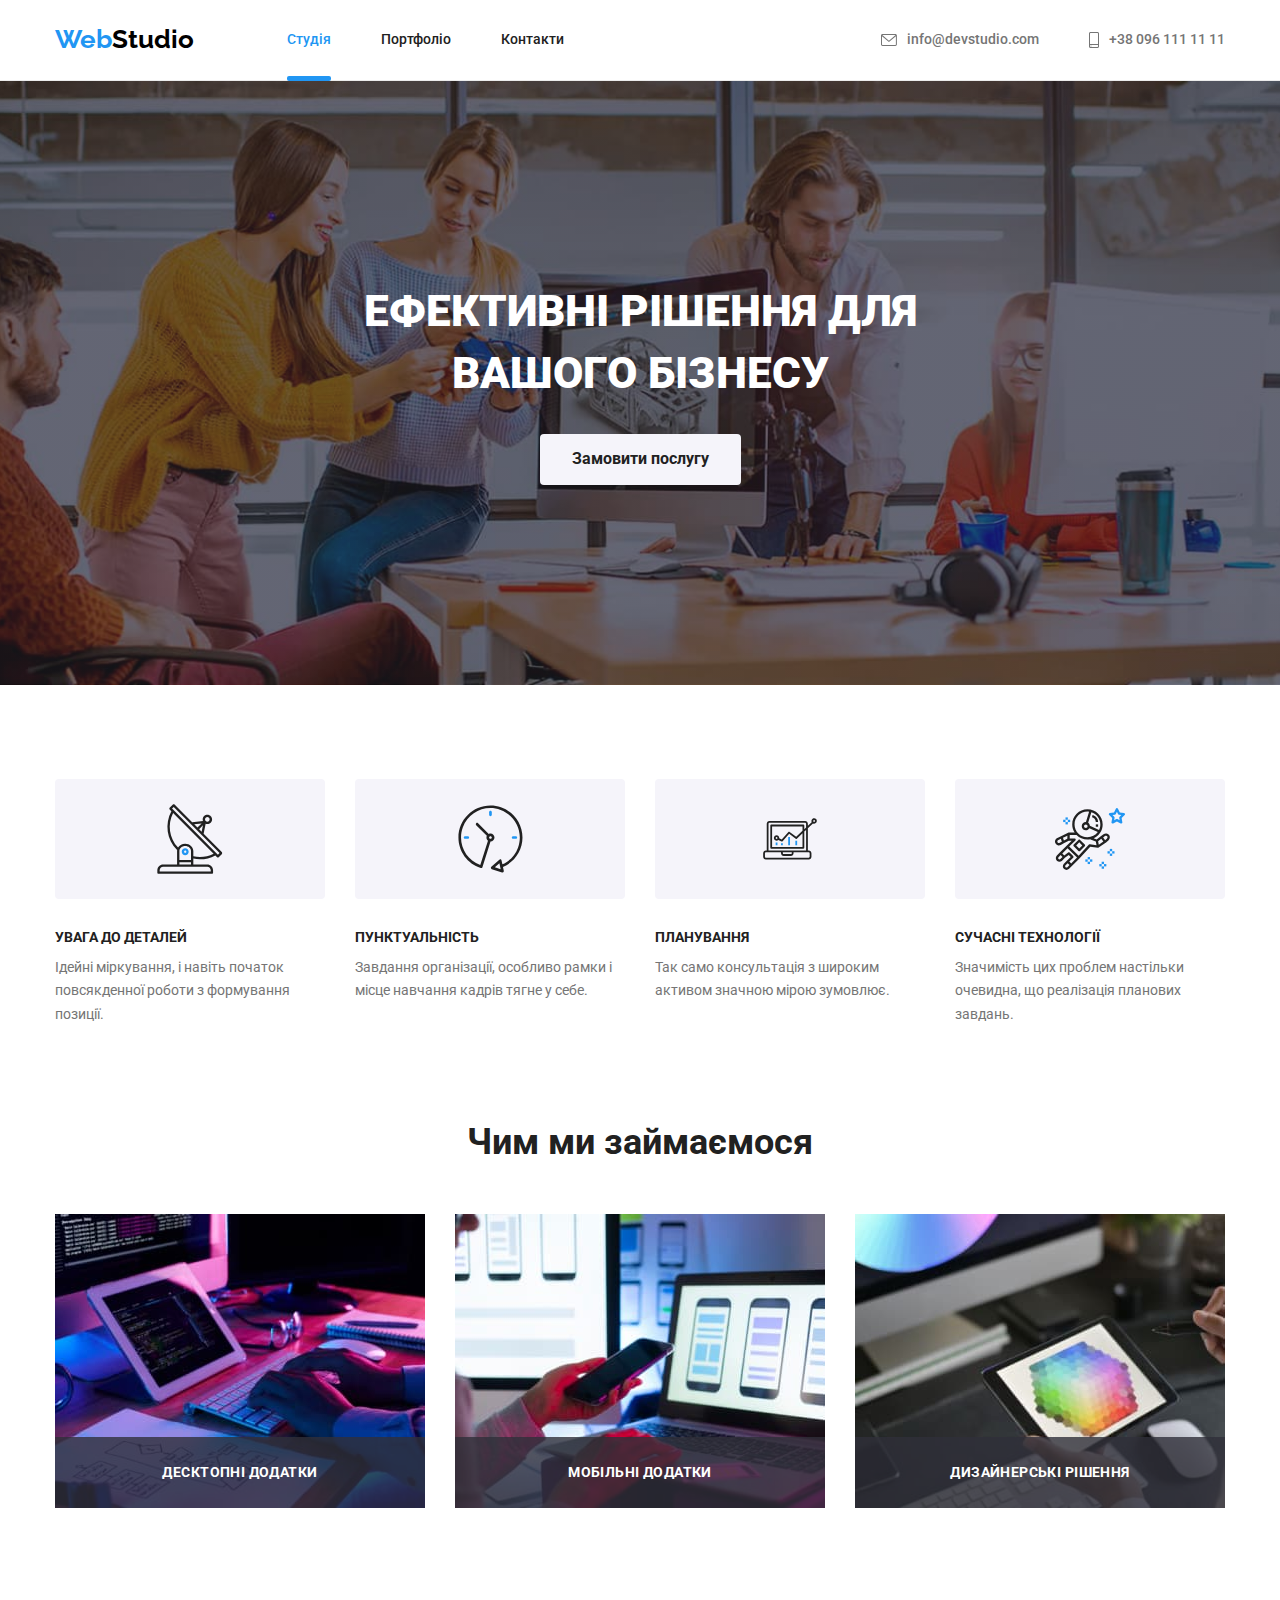
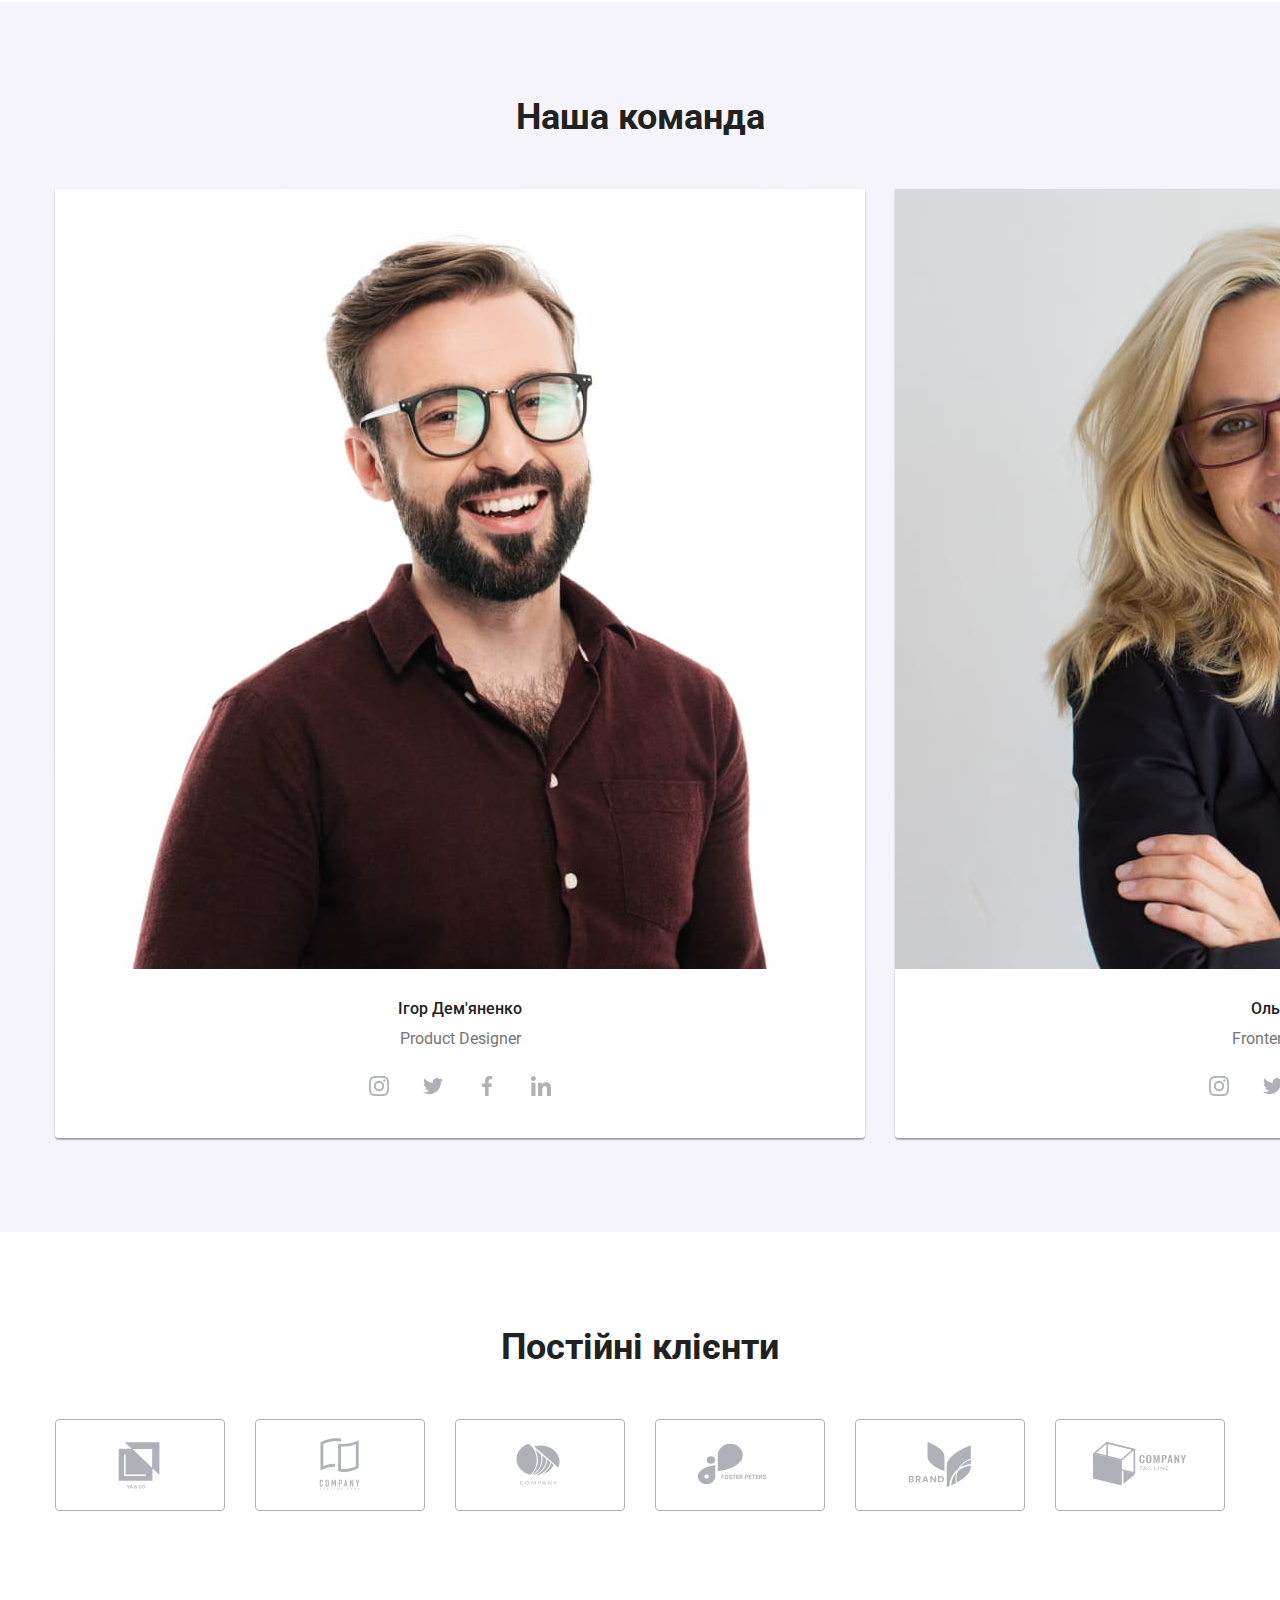
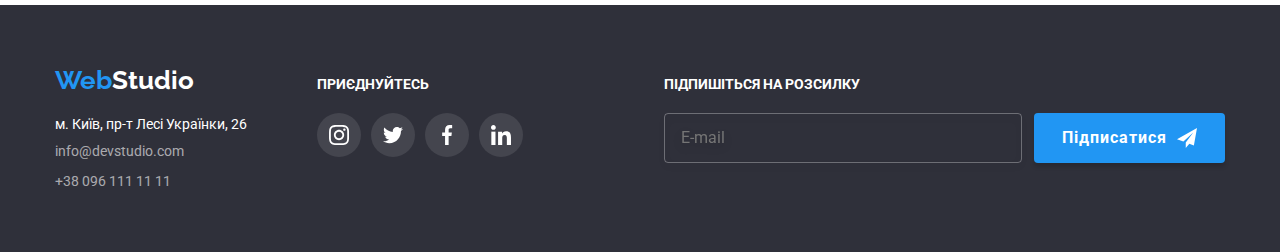
<file: index.html>
<!DOCTYPE html>
<html lang="uk">
<head>
    <meta charset="UTF-8">
    <meta http-equiv="X-UA-Compatible" content="IE=edge">
    <meta name="viewport" content="width=device-width, initial-scale=1.0">
    <title>Document</title>
    <link rel="preconnect" href="https://fonts.googleapis.com">
    <link rel="preconnect" href="https://fonts.gstatic.com" crossorigin>
    <link href="https://fonts.googleapis.com/css2?family=Raleway:wght@700&family=Roboto:wght@400;500;700;900&display=swap"
        rel="stylesheet">
    <link rel="stylesheet" href="https://cdnjs.cloudflare.com/ajax/libs/modern-normalize/1.1.0/modern-normalize.min.css">
    <link rel="stylesheet" href="./css/main.min.css">
</head>
<body>
    <header class="page-header">
        <div class="container page-header__container">
        <a href="/" class="logo-first page-header__logo-first">Web<span class="logo-second page-header__logo-second">Studio</span></a>
        <button type="button" class="menu-btn" data-menu-open>
            <svg width="40" height="40">
                <use href="./images/icons.svg#icon-menu" class="menu-btn__icon-menu"></use>
            </svg>
        </button>
        <nav class="nav">  
            <ul class="list-nav">
                <li><a href="./index.html" class="list-nav__link_current">Студія</a></li>
                <li><a href="./portfolio.html" class="list-nav__link">Портфоліо</a></li>
                <li><a href="" class="list-nav__link">Контакти</a></li>
            </ul>
        </nav>
            <ul class="page-header__contacts">
            <li class="page-header__contacts-item">
                <a href="mailto:info@devstudio.com" class="page-header__contacts-link">
                    <svg class="page-header__contacts-icon" width="16px" height="12px">
                    <use href="./images/icons.svg#icon-envelope"></use>
                </svg>info@devstudio.com</a>
            </li>
            <li class="page-header__contacts-item">
                <a href="telto:+380961111111" class="page-header__contacts-link">
                    <svg class="page-header__contacts-icon" width="10px" height="16px">
                    <use href="./images/icons.svg#icon-smartphone"></use>
                </svg>+38 096 111 11 11</a>
            </li>
        </ul>
        </div>
        <div class="mobile-menu" data-menu>
            <div class="container mobile-menu__container">
                <button class="menu-close-btn" data-menu-close>
                    <svg width="40" height="40" aria-labelledby="mobile-menu">
                        <use href="./images/icons.svg#icon-close-menu" class="menu-close-btn__icon-close-menu"></use>
                    </svg>
                </button>
                <ul class="mobile-menu__list-nav">
                    <li class="mobile-menu__item"><a href="./index.html" class="mobile-menu__link_current">Студія</a></li>
                    <li class="mobile-menu__item"><a href="./portfolio.html" class="mobile-menu__link">Портфоліо</a></li>
                    <li class="mobile-menu__item"><a href="" class="mobile-menu__link">Контакти</a></li>
                </ul>
                <ul class="mobile-menu__contacts">
                    <li class="mobile-menu__contacts-item">
                        <a href="telto:+380961111111" class="mobile-menu__phone-link">+38 096 111 11 11</a>
                    </li>
                    <li class="mobile-menu__contacts-item">
                        <a href="mailto:info@devstudio.com" class="mobile-menu__mail-link">info@devstudio.com</a>
                    </li>
                    
                </ul>
                <ul class="sns-header">
                    <li class="sns-header__item"><a href="" class="sns-header__link"></a>Instagram</li>
                    <li class="sns-header__item"><a href="" class="sns-header__link"></a>Twitter</li>
                    <li class="sns-header__item"><a href="" class="sns-header__link"></a>Facebook</li>
                    <li class="sns-header__item"><a href="" class="sns-header__link"></a>LinkedIn</li>
                </ul>
            </div>
        </div>
    </header>
    <main>
        <!--Герой-->
        <section class="hero">
            <div class="container">
            <h1 class="hero__title">Ефективні рішення для <br> вашого бізнесу</h1>
            <button type="button" class="hero__button" data-modal-open>Замовити послугу</button>
            </div>
        </section>
        <!---Переваги-->
        <section class="section">
            <div class="container">
            <h2 class="visually-hidden" hidden>Переваги</h2>
            <ul class="advantages">
                <li class="advantages__item">
                    <div class="advantages__icon-block">
                    <svg width="65.32px" height="70px">
                        <use href="./images/icons.svg#icon-satellite"></use>
                    </svg>
                    </div>
                    <h3 class="advantages__title">УВАГА ДО ДЕТАЛЕЙ</h3>
                    <p class="advantages__text">Ідейні міркування, і навіть початок повсякденної роботи з формування позиції.</p>
                </li>
                <li class="advantages__item">
                    <div class="advantages__icon-block">
                    <svg width="66.96px" height="70px">
                        <use href="./images/icons.svg#icon-clock"></use>
                    </svg>
                    </div>
                    <h3 class="advantages__title" >ПУНКТУАЛЬНІСТЬ</h3>
                    <p class="advantages__text">Завдання організації, особливо рамки і місце навчання кадрів тягне у себе.</p>
                </li>
                <li class="advantages__item">
                    <div class="advantages__icon-block">
                    <svg width="70px" height="53.69px">
                        <use href="./images/icons.svg#icon-diagram"></use>
                    </svg>
                    </div>
                    <h3 class="advantages__title">ПЛАНУВАННЯ</h3>
                    <p class="advantages__text">Так само консультація з широким активом значною мірою зумовлює.</p>
                </li>
                <li class="advantages__item">
                    <div class="advantages__icon-block">
                    <svg width="70px" height="70px">
                        <use href="./images/icons.svg#icon-astronaut"></use>
                    </svg>
                    </div>
                    <h3 class="advantages__title">СУЧАСНІ ТЕХНОЛОГІЇ</h3>
                    <p class="advantages__text">Значимість цих проблем настільки очевидна, що реалізація планових завдань.</p>
                </li>
            </ul>
            </div>
        </section>
        <!--Чим займаємося-->
        <section class="section-what-we-do">
            <div class="container">
            <h2 class="section-what-we-do__title">Чим ми займаємося</h2>
            <ul class="what-we-do">
                <li>
                    <div class="what-we-do__thumb">
                    <img 
                    srcset="./images/box1@2x.jpg 2x"
                    src="./images/box1.jpg" alt="Створення сайту" width="370">
                    <p class="what-we-do__description">Десктопні додатки</p>
                    </div>
                </li>
                <li>
                    <div class="what-we-do__thumb">
                    <img 
                    srcset="./images/box2@2x.jpg 2x"
                    src="./images/box2.jpg" alt="Оптимізація" width="370">
                    <p class="what-we-do__description">Мобільні додатки</p>
                    </div>
                </li>
                <li>
                    <div class="what-we-do__thumb">
                    <img 
                    srcset="./images/box3@2x.jpg 2x"
                    src="./images/box3.jpg" alt="Стилізація" width="370">
                    <p class="what-we-do__description">Дизайнерські рішення</p>
                    </div>
                </li>
            </ul>
            </div>
        </section>
        <!--Наша команда-->
        <section class="section section-team">
            <div class="container">
            <h2 class="section-team__title">Наша команда</h2>
            <ul class="our-team">
                <li class="our-team__worker">
                    <picture>
                        <source srcset="./images/img.jpg 1x, ./images/img@2x.jpg 2x" media="(min-width: 1200px)">
                        <source srcset="./images/img-tablet.jpg 1x, ./images/img-tablet@2x.jpg 2x" media="(min-width: 768px)">
                        <source srcset="./images/img-mobile.jpg 1x, ./images/img-mobile@2x.jpg 2x" media="(min-width: 480px)">
                        <img class="our-team__photos" src="./images/img.jpg" alt="Ігор">
                    </picture>                    
                    <div class="our-team__info">
                    <h3 class="our-team__names">Ігор Дем'яненко</h3>
                    <p lang="en" class="our-team__positions">Product Designer</p>
                    <ul class="our-team__sns-list">
                        <li class="our-team__sns-item">
                            <a href="" class="our-team__sns-link">
                                <svg class="our-team__sns-icon" width="20px" height="20px" aria-label="instagram" lang="en">
                                    <use href="./images/icons.svg#icon-instagram"></use>
                                </svg>
                            </a>
                        </li>
                        <li class="our-team__sns-item">
                            <a href="" class="our-team__sns-link">
                                <svg class="our-team__sns-icon" width="20px" height="20px" aria-label="twitter" lang="en">
                                    <use href="./images/icons.svg#icon-twitter"></use>
                                </svg>
                            </a>
                        </li>
                        <li class="our-team__sns-item">
                            <a href="" class="our-team__sns-link">
                                <svg class="our-team__sns-icon" width="20px" height="20px" aria-label="facebook" lang="en">
                                    <use href="./images/icons.svg#icon-facebook"></use>
                                </svg>
                            </a>
                        </li>
                        <li class="our-team__sns-item">
                            <a href="" class="our-team__sns-link">
                                <svg class="our-team__sns-icon" width="20px" height="20px" aria-label="linkedin" lang="en">
                                    <use href="./images/icons.svg#icon-linkedin"></use>
                                </svg>
                            </a>
                        </li>
                    </ul>
                    </div>
                </li>
                <li class="our-team__worker">
                    <picture>
                        <source srcset="./images/img1.jpg 1x, ./images/img1@2x.jpg 2x" media="(min-width: 1200px)">
                        <source srcset="./images/img1-tablet.jpg 1x, ./images/img1-tablet@2x.jpg 2x" media="(min-width: 768px)">
                        <source srcset="./images/img1-mobile.jpg 1x, ./images/img1-mobile@2x.jpg 2x" media="(min-width: 480px)">
                        <img class="our-team__photos" src="./images/img1.jpg" alt="Ольга">
                    </picture>
                    <div class="our-team__info">
                    <h3 class="our-team__names">Ольга Рєпіна</h3>
                    <p lang="en" class="our-team__positions">Frontend Developer</p>
                    <ul class="our-team__sns-list">
                        <li class="our-team__sns-item">
                            <a href="" class="our-team__sns-link">
                                <svg class="our-team__sns-icon" width="20px" height="20px" aria-label="instagram" lang="en">
                                    <use href="./images/icons.svg#icon-instagram"></use>
                                </svg>
                            </a>
                        </li>
                        <li class="our-team__sns-item">
                            <a href="" class="our-team__sns-link">
                                <svg class="our-team__sns-icon" width="20px" height="20px" aria-label="twitter" lang="en">
                                    <use href="./images/icons.svg#icon-twitter"></use>
                                </svg>
                            </a>
                        </li>
                        <li class="our-team__sns-item">
                            <a href="" class="our-team__sns-link">
                                <svg class="our-team__sns-icon" width="20px" height="20px" aria-label="facebook" lang="en">
                                    <use href="./images/icons.svg#icon-facebook"></use>
                                </svg>
                            </a>
                        </li>
                        <li class="our-team__sns-item">
                            <a href="" class="our-team__sns-link">
                                <svg class="our-team__sns-icon" width="20px" height="20px" aria-label="linkedin" lang="en">
                                    <use href="./images/icons.svg#icon-linkedin"></use>
                                </svg>
                            </a>
                        </li>
                    </ul>
                    </div>
                </li>
                <li class="our-team__worker">
                    <picture>
                        <source srcset="./images/img2.jpg 1x, ./images/img2@2x.jpg 2x" media="(min-width: 1200px)">
                        <source srcset="./images/img2-tablet.jpg 1x, ./images/img2-tablet@2x.jpg 2x" media="(min-width: 768px)">
                        <source srcset="./images/img2-mobile.jpg 1x, ./images/img2-mobile@2x.jpg 2x" media="(min-width: 480px)">
                        <img class="our-team__photos" src="./images/img2.jpg" alt="Микола">
                    </picture>
                    <div class="our-team__info">
                    <h3 class="our-team__names">Микола Тарасов</h3>
                    <p lang="en" class="our-team__positions">Marketing</p>
                    <ul class="our-team__sns-list">
                        <li class="our-team__sns-item">
                            <a href="" class="our-team__sns-link">
                                <svg class="our-team__sns-icon" width="20px" height="20px" aria-label="instagram" lang="en">
                                    <use href="./images/icons.svg#icon-instagram"></use>
                                </svg>
                            </a>
                        </li>
                        <li class="our-team__sns-item">
                            <a href="" class="our-team__sns-link">
                                <svg class="our-team__sns-icon" width="20px" height="20px" aria-label="twitter" lang="en">
                                    <use href="./images/icons.svg#icon-twitter"></use>
                                </svg>
                            </a>
                        </li>
                        <li class="our-team__sns-item">
                            <a href="" class="our-team__sns-link">
                                <svg class="our-team__sns-icon" width="20px" height="20px" aria-label="facebook" lang="en">
                                    <use href="./images/icons.svg#icon-facebook"></use>
                                </svg>
                            </a>
                        </li>
                        <li class="our-team__sns-item">
                            <a href="" class="our-team__sns-link">
                                <svg class="our-team__sns-icon" width="20px" height="20px" aria-label="linkedin" lang="en">
                                    <use href="./images/icons.svg#icon-linkedin"></use>
                                </svg>
                            </a>
                        </li>
                    </ul>
                    </div>
                </li>
                <li class="our-team__worker">
                    <picture>
                        <source srcset="./images/img3.jpg 1x, ./images/img3@2x.jpg 2x" media="(min-width: 1200px)">
                        <source srcset="./images/img3-tablet.jpg 1x, ./images/img3-tablet@2x.jpg 2x" media="(min-width: 768px)">
                        <source srcset="./images/img3-mobile.jpg 1x, ./images/img3-mobile@2x.jpg 2x" media="(min-width: 480px)">
                        <img class="our-team__photos" src="./images/img3.jpg" alt="Михайло">
                    </picture>
                    <div class="our-team__info">
                    <h3 class="our-team__names">Михайло Єрмаков</h3>
                    <p lang="en" class="our-team__positions">UI Designer</p>
                    <ul class="our-team__sns-list">
                        <li class="our-team__sns-item">
                            <a href="" class="our-team__sns-link">
                                <svg class="our-team__sns-icon" width="20px" height="20px" aria-label="instagram" lang="en">
                                    <use href="./images/icons.svg#icon-instagram"></use>
                                </svg>
                            </a>
                        </li>
                        <li class="our-team__sns-item">
                            <a href="" class="our-team__sns-link">
                                <svg class="our-team__sns-icon" width="20px" height="20px" aria-label="twitter" lang="en">
                                    <use href="./images/icons.svg#icon-twitter"></use>
                                </svg>
                            </a>
                        </li>
                        <li class="our-team__sns-item">
                            <a href="" class="our-team__sns-link">
                                <svg class="our-team__sns-icon" width="20px" height="20px" aria-label="facebook" lang="en">
                                    <use href="./images/icons.svg#icon-facebook"></use>
                                </svg>
                            </a>
                        </li>
                        <li class="our-team__sns-item">
                            <a href="" class="our-team__sns-link">
                                <svg class="our-team__sns-icon" width="20px" height="20px" aria-label="linkedin" lang="en">
                                    <use href="./images/icons.svg#icon-linkedin"></use>
                                </svg>
                            </a>
                        </li>
                    </ul>
                    </div>
                </li>
            </ul>
            </div>
        </section>
        <!--Постійні клієнти-->
        <section class="section">
            <div class="container">
                <h2 class="customers">Постійні клієнти</h2>
                <ul class="customers-list">
                    <li class="customers-list__item">
                        <a href="" class="customers-list__link">
                        <svg class="customers-list__icon" width="106" height="60">
                            <use href="./images/icons.svg#icon-yaco"></use>
                        </svg>
                        </a>
                    </li>
                    <li class="customers-list__item">
                        <a href="" class="customers-list__link">
                        <svg class="customers-list__icon" width="106" height="60">
                            <use href="./images/icons.svg#icon-tagline"></use>
                        </svg>
                        </a>
                    </li>
                    <li class="customers-list__item">
                        <a href="" class="customers-list__link">
                        <svg class="customers-list__icon" width="106" height="60">
                            <use href="./images/icons.svg#icon-company"></use>
                        </svg>
                        </a>
                    </li>
                    <li class="customers-list__item">
                        <a href="" class="customers-list__link">
                        <svg class="customers-list__icon" width="106" height="60">
                            <use href="./images/icons.svg#icon-foster"></use>
                        </svg>
                        </a>
                    </li>
                    <li class="customers-list__item">
                        <a href="" class="customers-list__link">
                        <svg class="customers-list__icon" width="106" height="60">
                            <use href="./images/icons.svg#icon-brand"></use>
                        </svg>
                        </a>
                    </li>
                    <li class="customers-list__item">
                        <a href="" class="customers-list__link">
                        <svg class="customers-list__icon" width="106" height="60">
                            <use href="./images/icons.svg#icon-client"></use>
                        </svg>
                        </a>
                    </li>
                </ul>
            </div>
        </section>
    </main>
    <footer class="footer">
        <div class="container footer-container">
        <div class="footer-container__thumb">
        <a href="/" class="logo-first">Web<span class="logo-footer">Studio</span></a>
        <address>
            <p class="footer__address">м. Київ, пр-т Лесі Українки, 26</p>
            <ul class="footer__contacts">
                <li class="footer__mail-tel"><a href="mailto:info@devstudio.com" class="footer__contacts-link">info@devstudio.com</a></li>
                <li class="footer__mail-tel"><a href="telto:+380961111111" class="footer__contacts-link">+38 096 111 11 11</a></li>
            </ul>
        </address>
        </div>
        <div class="join">
        <h2 class="join__title">Приєднуйтесь</h2>
        <ul class="join__sns-list">
            <li class="join__sns-item">
                <a href="" class="join__sns-link">
                    <svg class="join__icon" width="20px" height="20px">
                        <use href="./images/icons.svg#icon-instagram"></use>
                    </svg>
                </a>
            </li>
            <li class="join__sns-item">
                <a href="" class="join__sns-link">
                    <svg class="join__icon" width="20px" height="20px">
                        <use href="./images/icons.svg#icon-twitter"></use>
                    </svg>
                </a>
            </li>
            <li class="join__sns-item">
                <a href="" class="join__sns-link">
                    <svg class="join__icon" width="20px" height="20px">
                        <use href="./images/icons.svg#icon-facebook"></use>
                    </svg>
                </a>
            </li>
            <li class="join__sns-item">
                <a href="" class="join__sns-link">
                    <svg class="join__icon" width="20px" height="20px">
                        <use href="./images/icons.svg#icon-linkedin"></use>
                    </svg>
                </a>
            </li>
        </ul>
        </div>
        <form class="footer__subscribe">
            <b class="footer__subscribe-title">Підпишіться на розсилку</b> 
            <label class="footer__user-email">
                <span class="footer__subscribe-thumb">
                    <input type="email" name="useremail" placeholder="E-mail" class="footer__user-input" />
                    <a href="" class="footer__subscribe-link">
                        Підписатися
                        <svg class="footer__subscribe-icon" width="20px" height="20px">
                            <use href="./images/icons.svg#icon-send"></use>
                        </svg>
                    </a>
                </span>
            </label>
        </form>
        </div>
    </footer>
    <!--Modal window-->
    <div class="backdrop is-hidden" data-modal>
        <div class="modal-window">
            <button class="modal-window__button-close" data-modal-close>
            <svg class="modal-window__icon-close" width="18px" height="18px">
                <use href="./images/icons.svg#icon-close"></use>
            </svg>
            </button>                        
            <form class="modal-window__form">
                <b class="modal-window__form-title">Залиште свої дані, ми вам передзвонимо</b>
                <label class="modal-window__user-data">
                    <span class="modal-window__user-data-label">Ім'я</span>    
                    <span class="modal-window__icon-thumb"> 
                    <input type="text" name="username" class="modal-window__user-input"/>     
                    <svg class="modal-window__form-icon" width="18px" height="18px">
                        <use href="./images/icons.svg#icon-person"></use>
                    </svg>                    
                    </span> 
                </label>
                <label class="modal-window__user-data">
                    <span class="modal-window__user-data-label">Телефон</span>
                    <span class="modal-window__icon-thumb">
                    <input type="tel" name="usertel" class="modal-window__user-input"/>
                    <svg class="modal-window__form-icon" width="18px" height="18px">
                        <use href="./images/icons.svg#icon-tel"></use>
                    </svg>
                    </span>
                </label>
                <label class="modal-window__user-data">
                    <span class="modal-window__user-data-label">Пошта</span>
                    <span class="modal-window__icon-thumb">                    
                    <input type="email" name="useremail" class="modal-window__user-input"/>
                    <svg class="modal-window__form-icon" width="18px" height="18px">
                        <use href="./images/icons.svg#icon-email"></use>
                    </svg>
                    </span>
                </label>
                <label class="modal-window__user-data-comment">
                    <span class="modal-window__user-data-label">Коментар</span>
                    <textarea name="usercomment" placeholder="Введіть текст" class="modal-window__comment"></textarea>
                </label>
                <label class="modal-window__checkbox-wrapper">
                    <input type="checkbox" name="useragree" class="modal-window__checkbox visually-hidden"/>
                    <svg class="modal-window__check" width="16px" height="16px">
                        <use href="./images/icons.svg#icon-check" class="modal-window__check-icon"></use>
                    </svg>
                    Погоджуюся з розсилкою та приймаю&nbsp;<a href="" class="modal-window__contract-check">Умови договору</a> 
                </label>
                <button type="submit" class="modal-window__btn-send">Відправити</button>
            </form>
        </div>
    </div>
    <script src="./js/mobile-menu.js"></script>
    <script src="./js/modal.js"></script>
</body>
</html>
</file>
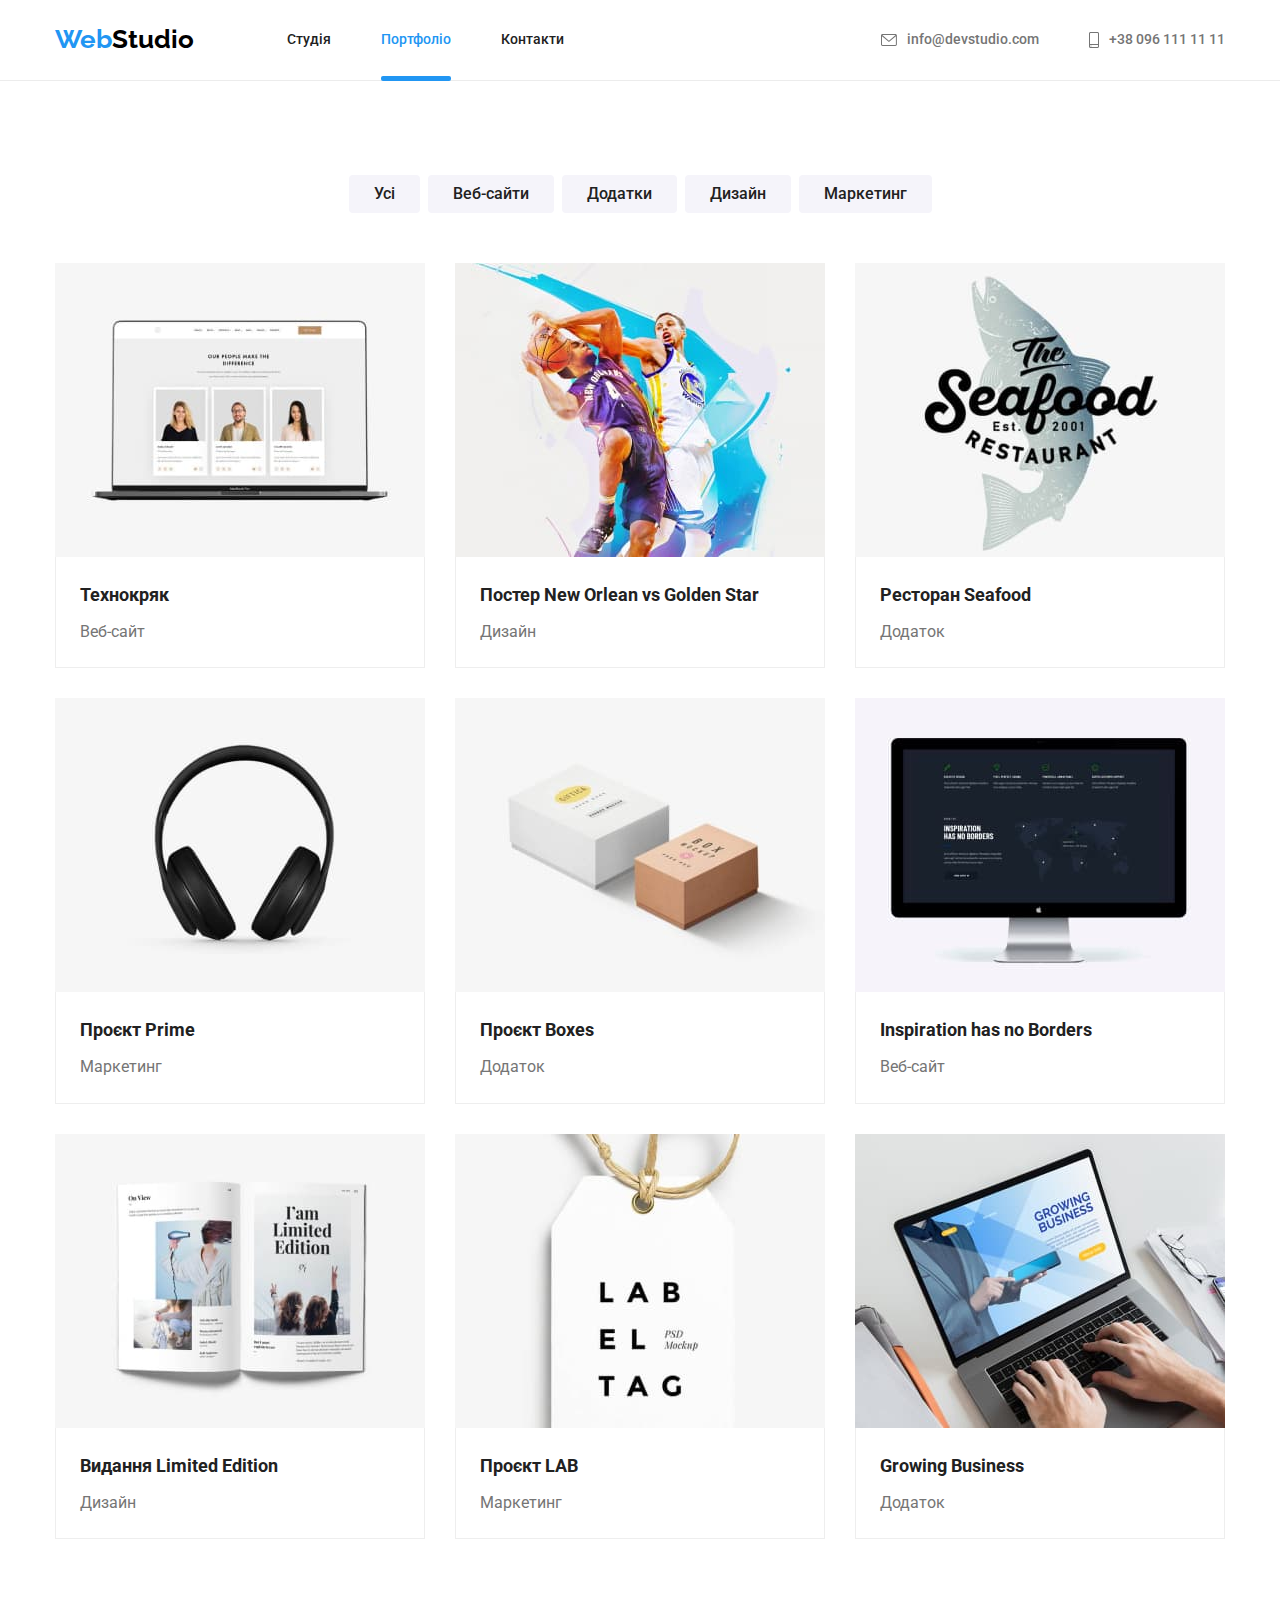
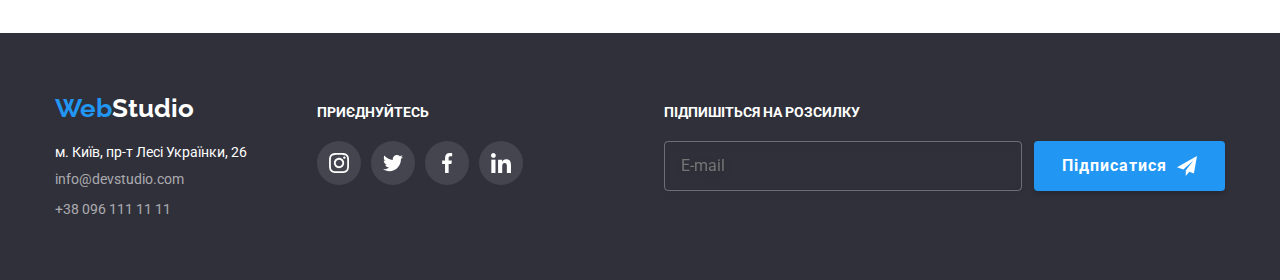
<file: portfolio.html>
<!DOCTYPE html>
<html lang="uk">
<head>
    <meta charset="UTF-8">
    <meta http-equiv="X-UA-Compatible" content="IE=edge">
    <meta name="viewport" content="width=device-width, initial-scale=1.0">
    <title>Document</title>
    <link rel="preconnect" href="https://fonts.googleapis.com">
    <link rel="preconnect" href="https://fonts.gstatic.com" crossorigin>
    <link href="https://fonts.googleapis.com/css2?family=Raleway:wght@700&family=Roboto:wght@400;500;700;900&display=swap"
        rel="stylesheet">
    <link rel="stylesheet" href="https://cdnjs.cloudflare.com/ajax/libs/modern-normalize/1.1.0/modern-normalize.min.css">
    <link rel="stylesheet" href="./css/main.min.css">
</head>
<body>
    <header class="page-header">
        <div class="container page-header__container">
        <a href="/" class="logo-first page-header__logo-first">Web<span class="logo-second page-header__logo-second">Studio</span></a>
        <button type="button" class="menu-btn" data-menu-open>
            <svg width="40" height="40">
                <use href="./images/icons.svg#icon-menu" class="menu-btn__icon-menu"></use>
            </svg>
        </button>
        <nav class="nav">  
            <ul class="list-nav">
                <li><a href="./index.html" class="list-nav__link">Студія</a></li>
                <li><a href="./portfolio.html" class="list-nav__link_current">Портфоліо</a></li>
                <li><a href="" class="list-nav__link">Контакти</a></li>
            </ul>
        </nav>
            <ul class="page-header__contacts">
            <li class="page-header__contacts-item">
                <a href="mailto:info@devstudio.com" class="page-header__contacts-link">
                    <svg class="page-header__contacts-icon" width="16px" height="12px">
                    <use href="./images/icons.svg#icon-envelope"></use>
                </svg>info@devstudio.com</a>
            </li>
            <li class="page-header__contacts-item">
                <a href="telto:+380961111111" class="page-header__contacts-link">
                    <svg class="page-header__contacts-icon" width="10px" height="16px">
                    <use href="./images/icons.svg#icon-smartphone"></use>
                </svg>+38 096 111 11 11</a>
            </li>
        </ul>
        </div>
        <div class="mobile-menu" data-menu>
            <div class="container mobile-menu__container">
                <button class="menu-close-btn" data-menu-close>
                    <svg width="40" height="40" aria-labelledby="mobile-menu">
                        <use href="./images/icons.svg#icon-close-menu" class="menu-close-btn__icon-close-menu"></use>
                    </svg>
                </button>
                <ul class="mobile-menu__list-nav">
                    <li class="mobile-menu__item"><a href="./index.html" class="mobile-menu__link_current">Студія</a></li>
                    <li class="mobile-menu__item"><a href="./portfolio.html" class="mobile-menu__link">Портфоліо</a></li>
                    <li class="mobile-menu__item"><a href="" class="mobile-menu__link">Контакти</a></li>
                </ul>
                <ul class="mobile-menu__contacts">
                    <li class="mobile-menu__contacts-item">
                        <a href="telto:+380961111111" class="mobile-menu__phone-link">+38 096 111 11 11</a>
                    </li>
                    <li class="mobile-menu__contacts-item">
                        <a href="mailto:info@devstudio.com" class="mobile-menu__mail-link">info@devstudio.com</a>
                    </li>
                    
                </ul>
                <ul class="sns-header">
                    <li class="sns-header__item"><a href="" class="sns-header__link"></a>Instagram</li>
                    <li class="sns-header__item"><a href="" class="sns-header__link"></a>Twitter</li>
                    <li class="sns-header__item"><a href="" class="sns-header__link"></a>Facebook</li>
                    <li class="sns-header__item"><a href="" class="sns-header__link"></a>LinkedIn</li>
                </ul>
            </div>
        </div>
    </header>
    <main>
        <section class="section">
            <div class="container">
            <h1 class="visually-hidden" hidden>portfolio</h1>
            <ul class="nav-buttons">
                <li>
                    <button type="button" class="nav-buttons__filter">Усі</button>
                </li>
                <li>
                    <button type="button" class="nav-buttons__filter">Веб-сайти</button>
                </li>
                <li>
                    <button type="button" class="nav-buttons__filter">Додатки</button>
                </li>
                <li>
                    <button type="button" class="nav-buttons__filter">Дизайн</button>
                </li>
                <li>
                    <button type="button" class="nav-buttons__filter">Маркетинг</button>
                </li>
            </ul>
            <ul class="work-example">
                <li class="work-example__item">
                    <a href="" class="work-example__link">
                     <div class="work-example__thumb">
                      <img src="./images/web.jpg" alt="website" width="370">
                      <p class="work-example__overlay">Ресурс пропонує комплексні пропозиції з різним рівнем функціоналу та сервісів. Все це дозволить відвідувачу отримати вичерпні відомості про компанію чи приватну особу.</p>
                     </div>
                       <div class="work-example__title-description">
                         <h2 class="work-example__title">Технокряк</h3>
                         <p class="work-example__description">Веб-сайт</p>
                       </div>
                    </a>
                </li>
                <li class="work-example__item">
                    <a href="" class="work-example__link">
                     <div class="work-example__thumb">
                      <img src="./images/design.jpg" alt="poster" width="370">
                      <p class="work-example__overlay">Ресурс пропонує комплексні пропозиції з різним рівнем функціоналу та сервісів. Все це дозволить відвідувачу отримати вичерпні відомості про компанію чи приватну особу.</p>
                     </div>                    
                       <div class="work-example__title-description">
                         <h2 class="work-example__title">Постер <span lang="en">New Orlean vs Golden Star</span></h3>
                         <p class="work-example__description">Дизайн</p>
                       </div>
                    </a>
                </li>
                <li class="work-example__item">
                    <a href="" class="work-example__link">
                     <div class="work-example__thumb">
                      <img src="./images/app.jpg" alt="restaurant" width="370">
                      <p class="work-example__overlay">Ресурс пропонує комплексні пропозиції з різним рівнем функціоналу та сервісів. Все це дозволить відвідувачу отримати вичерпні відомості про компанію чи приватну особу.</p>
                     </div>
                       <div class="work-example__title-description">
                         <h2 class="work-example__title">Ресторан <span lang="en">Seafood</span></h3>
                         <p class="work-example__description">Додаток</p>
                       </div>
                       
                    </a>
                </li>
                <li class="work-example__item">
                    <a href="" class="work-example__link">
                     <div class="work-example__thumb">
                      <img src="./images/marketing.jpg" alt="headphones" width="370">
                      <p class="work-example__overlay">Ресурс пропонує комплексні пропозиції з різним рівнем функціоналу та сервісів. Все це дозволить відвідувачу отримати вичерпні відомості про компанію чи приватну особу.</p>
                     </div>                    
                       <div class="work-example__title-description">
                         <h2 class="work-example__title">Проєкт <span lang="en">Prime</span></h3>
                         <p class="work-example__description">Маркетинг</p>
                       </div>                       
                    </a>
                </li>
                <li class="work-example__item">
                    <a href="" class="work-example__link">
                     <div class="work-example__thumb">
                      <img src="./images/appbox.jpg" alt="boxes" width="370">
                      <p class="work-example__overlay">Ресурс пропонує комплексні пропозиції з різним рівнем функціоналу та сервісів. Все це дозволить відвідувачу отримати вичерпні відомості про компанію чи приватну особу.</p>
                     </div>                    
                       <div class="work-example__title-description">
                         <h2 class="work-example__title">Проєкт <span lang="en">Boxes</span></h3>
                         <p class="work-example__description">Додаток</p>
                       </div>                       
                    </a>
                </li>
                <li class="work-example__item">
                    <a href="" class="work-example__link">
                     <div class="work-example__thumb">
                      <img src="./images/webscreen.jpg" alt="screen" width="370">
                      <p class="work-example__overlay">Ресурс пропонує комплексні пропозиції з різним рівнем функціоналу та сервісів. Все це дозволить відвідувачу отримати вичерпні відомості про компанію чи приватну особу.</p>
                     </div>                    
                       <div class="work-example__title-description">
                         <h2 lang="en" class="work-example__title">Inspiration has no Borders</h3>
                         <p class="work-example__description">Веб-сайт</p>
                       </div>                       
                    </a>
                </li>
                <li class="work-example__item">
                    <a href="" class="work-example__link">
                     <div class="work-example__thumb">
                      <img src="./images/designbook.jpg" alt="book" width="370">
                      <p class="work-example__overlay">Ресурс пропонує комплексні пропозиції з різним рівнем функціоналу та сервісів. Все це дозволить відвідувачу отримати вичерпні відомості про компанію чи приватну особу.</p>
                     </div>                    
                       <div class="work-example__title-description">
                         <h2 class="work-example__title">Видання <span lang="en">Limited Edition</span></h3>
                         <p class="work-example__description">Дизайн</p>
                       </div>                       
                    </a>
                </li>
                <li class="work-example__item">
                    <a href="" class="work-example__link">
                     <div class="work-example__thumb">
                      <img src="./images/lab.jpg" alt="lab" width="370">
                      <p class="work-example__overlay">Ресурс пропонує комплексні пропозиції з різним рівнем функціоналу та сервісів. Все це дозволить відвідувачу отримати вичерпні відомості про компанію чи приватну особу.</p>
                     </div>                    
                       <div class="work-example__title-description">
                         <h2 class="work-example__title">Проєкт <span lang="en">LAB</span></h3>
                         <p class="work-example__description">Маркетинг</p>
                       </div>                       
                    </a>
                </li>
                <li class="work-example__item">
                    <a href="" class="work-example__link">
                     <div class="work-example__thumb">
                      <img src="./images/business.jpg" alt="laptop" width="370">
                      <p class="work-example__overlay">Ресурс пропонує комплексні пропозиції з різним рівнем функціоналу та сервісів. Все це дозволить відвідувачу отримати вичерпні відомості про компанію чи приватну особу.</p>
                     </div>                    
                       <div class="work-example__title-description">
                         <h2 lang="en" class="work-example__title">Growing Business</h3>
                         <p class="work-example__description">Додаток</p>
                       </div>                       
                    </a>
                </li>
            </ul>
            </div>
        </section>
    </main>
    <footer class="footer">
        <div class="container footer-container">
            <div class="footer-container__thumb">
                <a href="/" class="logo-first">Web<span class="logo-footer">Studio</span></a>
                <address>
                    <p class="footer__address">м. Київ, пр-т Лесі Українки, 26</p>
                    <ul class="footer__contacts">
                        <li class="footer__mail-tel"><a href="mailto:info@devstudio.com"
                                class="footer__contacts-link">info@devstudio.com</a></li>
                        <li class="footer__mail-tel"><a href="telto:+380961111111" class="footer__contacts-link">+38 096 111
                                11 11</a></li>
                    </ul>
                </address>
            </div>
            <div class="join">
                <h2 class="join__title">Приєднуйтесь</h2>
                <ul class="join__sns-list">
                    <li class="join__sns-item">
                        <a href="" class="join__sns-link">
                            <svg class="join__icon" width="20px" height="20px">
                                <use href="./images/icons.svg#icon-instagram"></use>
                            </svg>
                        </a>
                    </li>
                    <li class="join__sns-item">
                        <a href="" class="join__sns-link">
                            <svg class="join__icon" width="20px" height="20px">
                                <use href="./images/icons.svg#icon-twitter"></use>
                            </svg>
                        </a>
                    </li>
                    <li class="join__sns-item">
                        <a href="" class="join__sns-link">
                            <svg class="join__icon" width="20px" height="20px">
                                <use href="./images/icons.svg#icon-facebook"></use>
                            </svg>
                        </a>
                    </li>
                    <li class="join__sns-item">
                        <a href="" class="join__sns-link">
                            <svg class="join__icon" width="20px" height="20px">
                                <use href="./images/icons.svg#icon-linkedin"></use>
                            </svg>
                        </a>
                    </li>
                </ul>
            </div>
            <form class="footer__subscribe">
                <b class="footer__subscribe-title">Підпишіться на розсилку</b>
                <label class="footer__user-email">
                    <span class="footer__subscribe-thumb">
                        <input type="email" name="useremail" placeholder="E-mail" class="footer__user-input" />
                        <a href="" class="footer__subscribe-link">
                            Підписатися
                            <svg class="footer__subscribe-icon" width="20px" height="20px">
                                <use href="./images/icons.svg#icon-send"></use>
                            </svg>
                        </a>
                    </span>
                </label>
            </form>
        </div>
    </footer>
</body>
</html>
</file>
<file: css/main.min.css>
:root{--primary-text-color: #212121;--secondary-text-color: #757575;--accent-color: #2196F3;--button-text: #fff;--background: #2F303A;--button-background: #F5F4FA;--icon-color: #AFB1B8}.visually-hidden{position:absolute;width:1px;height:1px;margin:-1px;border:0;padding:0;white-space:nowrap;clip-path:inset(100%);clip:rect(0 0 0 0);overflow:hidden}body{background-color:var(--button-text);color:var(--primary-text-color);font-family:Roboto,sans-serif}h1,h2,h3,h4,h5,h6,p,b{margin-top:0;margin-bottom:0}ul{list-style:none;margin-top:0;margin-bottom:0;padding-left:0}img{display:block}a{text-decoration:none}@media screen and (min-width: 480px){.section{padding-top:60px;padding-bottom:60px}}@media screen and (min-width: 768px){.section{padding-top:60px;padding-bottom:60px}}@media screen and (min-width: 1200px){.section{padding-top:94px;padding-bottom:94px}}.container{padding-left:15px;padding-right:15px}@media screen and (min-width: 480px){.container{width:480px;margin-left:auto;margin-right:auto}}@media screen and (min-width: 768px){.container{width:768px;margin-left:auto;margin-right:auto}}@media screen and (min-width: 1200px){.container{width:1200px}}.logo-first,.logo-footer{color:var(--accent-color);font-family:Raleway,serif;font-weight:700;font-size:26px;line-height:1.2}.logo-second{color:#000}.logo-footer{color:var(--button-text)}.logo-first,.logo-footer{display:inline-block}.footer .logo-first{margin-bottom:20px}@media screen and (max-width: 767px){.mobile-menu{position:fixed;top:0;left:0;z-index:1000;width:100%;height:100%;background-color:#fff;box-shadow:0px 4px 8px rgba(0,0,0,.04),0px 2px 4px rgba(0,0,0,.08),0px 1px 3px rgba(0,0,0,.16);opacity:0;visibility:hidden;pointer-events:none;transition-property:opacity,visibility;transition-duration:250ms;transition-timing-function:cubic-bezier(0.4, 0, 0.2, 1)}.mobile-menu.is-open{opacity:1;visibility:visible;pointer-events:auto}.mobile-menu__container{position:relative;padding-top:48px;padding-bottom:48px;padding-left:40px;height:100%;display:flex;flex-direction:column}.menu-close-btn{position:absolute;display:flex;top:10px;right:15px;padding:0;border:none;background-color:rgba(0,0,0,0);cursor:pointer}.menu-close-btn:hover,.menu-close-btn:focus{fill:var(--accent-color)}.mobile-menu__list-nav{display:flex;flex-direction:column;row-gap:32px;margin-bottom:auto}.mobile-menu__item{display:block}.mobile-menu__link_current{color:var(--accent-color);font-weight:500;font-size:40px;line-height:1.2;display:block}.mobile-menu__link{display:block;color:var(--primary-text-color);font-weight:500;font-size:40px;line-height:1.2}.mobile-menu__link:hover,.mobile-menu__link:focus{color:var(--accent-color)}}@media screen and (min-width: 768px){.mobile-menu{display:none}}@media screen and (min-width: 480px)and (max-width: 767px){.page-header__contacts{display:none}.mobile-menu__contacts{display:flex;flex-direction:column;row-gap:32px;margin-bottom:64px}.mobile-menu__contacts-item{display:block}.mobile-menu__phone-link{display:block;color:var(--accent-color);font-weight:500;font-size:34px;line-height:1.2}.mobile-menu__mail-link{display:block;color:var(--secondary-text-color);font-weight:500;font-size:24px;line-height:1.2}.footer__contacts-link{color:rgba(255,255,255,.6);font-size:14px;line-height:1.5;font-style:normal;transition-property:color;transition-duration:250ms;transition-timing-function:cubic-bezier(0.4, 0, 0.2, 1)}.footer__contacts-link:hover,.footer__contacts-link:focus{color:var(--accent-color)}}@media screen and (min-width: 768px)and (max-width: 1199px){.page-header__contacts{display:flex;flex-direction:column;row-gap:10px}.page-header__contacts-link{display:flex;align-items:center;color:var(--secondary-text-color);font-weight:500;font-size:12px;line-height:1.2;transition-property:color;transition-duration:250ms;transition-timing-function:cubic-bezier(0.4, 0, 0.2, 1)}.page-header__contacts-link:hover,.page-header__contacts-link:focus{color:var(--accent-color)}.page-header__contacts-icon{margin-right:8px;fill:currentColor;cursor:pointer}.footer__contacts-link{color:rgba(255,255,255,.6);font-size:14px;line-height:1.5;font-style:normal;transition-property:color;transition-duration:250ms;transition-timing-function:cubic-bezier(0.4, 0, 0.2, 1)}.footer__contacts-link:hover,.footer__contacts-link:focus{color:var(--accent-color)}}@media screen and (min-width: 1200px){.page-header__contacts{display:flex;column-gap:50px;margin-left:auto}.page-header__contacts-link{display:flex;align-items:center;color:var(--secondary-text-color);font-weight:500;font-size:14px;line-height:1.5;transition-property:color;transition-duration:250ms;transition-timing-function:cubic-bezier(0.4, 0, 0.2, 1)}.page-header__contacts-link:hover,.page-header__contacts-link:focus{color:var(--accent-color)}.page-header__contacts-icon{margin-right:10px;fill:currentColor;cursor:pointer}.footer__contacts-link{color:rgba(255,255,255,.6);font-size:14px;line-height:1.5;font-style:normal;transition-property:color;transition-duration:250ms;transition-timing-function:cubic-bezier(0.4, 0, 0.2, 1)}.footer__contacts-link:hover,.footer__contacts-link:focus{color:var(--accent-color)}}.sns-header{display:flex}.sns-header__item{display:inline-block;position:relative;color:var(--accent-color);font-weight:500;font-size:18px;line-height:1.2;margin-right:20px}.sns-header__item:last-child{margin-right:0}.sns-header__item::after{content:" ";position:absolute;width:1px;right:-10px;height:100%;background:rgba(33,33,33,.2)}.sns-header__item:last-child::after{width:0}.sns-header__link{font-weight:500;font-size:18px;line-height:1.2;letter-spacing:.02em}.our-team__sns-list{display:flex;justify-content:center;column-gap:10px}.our-team__sns-link{width:44px;height:44px;display:flex;justify-content:center;align-items:center;transition-property:background-color;transition-duration:250ms;transition-timing-function:cubic-bezier(0.4, 0, 0.2, 1)}.our-team__sns-link:hover,.our-team__sns-link:focus{background-color:var(--accent-color);border-radius:50%}.our-team__sns-icon{fill:var(--icon-color);transition-property:fill;transition-duration:250ms;transition-timing-function:cubic-bezier(0.4, 0, 0.2, 1)}.our-team__sns-link:hover .our-team__sns-icon,.our-team__sns-link:focus .our-team__sns-icon{fill:var(--button-text);cursor:pointer}.join__sns-list{display:flex;column-gap:10px}.join__sns-link{width:44px;height:44px;display:flex;justify-content:center;align-items:center;border-radius:50%;background-color:rgba(255,255,255,.1);fill:var(--button-text);transition-property:background-color;transition-duration:250ms;transition-timing-function:cubic-bezier(0.4, 0, 0.2, 1)}.join__sns-link:hover,.join__sns-link:focus{background-color:var(--accent-color);border-radius:50%}@media screen and (min-width: 480px){.hero__title{color:var(--button-text);font-weight:900;font-size:26px;line-height:1.6;text-align:center;text-transform:uppercase;margin-bottom:30px}}@media screen and (min-width: 1200px){.hero__title{color:var(--button-text);font-weight:900;font-size:44px;line-height:1.4;text-align:center;text-transform:uppercase;margin-bottom:30px}}.backdrop{position:fixed;top:0;left:0;width:100%;height:100%;background-color:rgba(0,0,0,.2);z-index:10;opacity:1;transition-property:opacity,visibility;transition-duration:250ms;transition-timing-function:cubic-bezier(0.4, 0, 0.2, 1)}.backdrop.is-hidden{visibility:hidden;opacity:0;pointer-events:none}@media screen and (min-width: 480px){.modal-window{position:absolute;top:50%;left:50%;transform:translate(-50%, -50%);min-width:450px;min-height:609px;background-color:var(--button-text);padding:40px}.modal-window__button-close{position:absolute;top:8px;right:8px;display:flex;justify-content:center;align-items:center;width:30px;height:30px;padding:0;background-color:rgba(0,0,0,0);border:solid;border-width:1px;border-radius:50%;border-color:rgba(0,0,0,.1);cursor:pointer;transition-property:fill;transition-duration:250ms;transition-timing-function:cubic-bezier(0.4, 0, 0.2, 1)}.modal-window__button-close:hover,.modal-window__button-close:focus{fill:var(--accent-color)}.modal-window__form{display:flex;flex-direction:column}.modal-window__form-title{display:block;font-size:20px;line-height:1.5;letter-spacing:.03em;text-align:center;color:var(--primary-text-color);margin-bottom:12px}.modal-window__user-data{margin-bottom:10px}.modal-window__user-data-label{font-size:12px;line-height:1.2px;letter-spacing:.01em;color:var(--secondary-text-color);margin-bottom:4px}.modal-window__icon-thumb{position:relative;display:block}.modal-window__form-icon{position:absolute;top:50%;left:12px;transform:translateY(-50%);display:block}.modal-window__user-input,.modal-window__comment{width:100%;border:1px solid rgba(33,33,33,.2);border-radius:4px;outline:none;transition-property:border-color;transition-duration:250ms;transition-timing-function:cubic-bezier(0.4, 0, 0.2, 1)}.modal-window__user-input{height:40px;padding-left:42px}.modal-window__user-input:focus{border-color:var(--accent-color);cursor:pointer}.modal-window__form-icon{transition-property:fill;transition-duration:250ms;transition-timing-function:cubic-bezier(0.4, 0, 0.2, 1)}.modal-window__user-input:focus+.modal-window__form-icon{fill:var(--accent-color);cursor:pointer}.modal-window__user-data-comment{margin-bottom:20px}.modal-window__comment{height:120px;resize:none;padding:12px 16px}.modal-window__comment:focus{border-color:var(--accent-color);cursor:pointer}.modal-window__comment::placeholder{font-size:14px;line-height:1.2;letter-spacing:.01em;color:rgba(117,117,117,.5)}.modal-window__checkbox-wrapper{display:flex;align-items:center;margin-bottom:30px;font-size:12px;line-height:1.7;letter-spacing:.03em;color:var(--secondary-text-color)}.modal-window__check{border-width:1px;border-color:var(--primary-text-color);border-style:solid;border-radius:2px;padding:4px 2px 3px 3px;margin-right:7px;cursor:pointer;fill:#fff}.modal-window__checkbox:checked+.modal-window__check{background-color:var(--accent-color);border-color:var(--accent-color)}.modal-window__contract-check{text-decoration:underline;font-size:12px;line-height:1.7;letter-spacing:.03em;color:var(--accent-color)}.modal-window__btn-send{align-self:center;background-color:var(--accent-color);color:var(--button-text);border-color:rgba(0,0,0,0);box-shadow:0px 4px 4px rgba(0,0,0,.15);cursor:pointer;font-family:inherit;font-weight:700;font-size:16px;line-height:1.9;letter-spacing:.06em;border-radius:4px;border:none;padding:10px 52px;transition-property:background-color,box-shadow;transition-duration:250ms;transition-timing-function:cubic-bezier(0.4, 0, 0.2, 1)}.modal-window__btn-send:hover,.modal-window__btn-send:focus{background-color:#188ce8;box-shadow:0px 4px 4px rgba(0,0,0,.15)}}@media screen and (min-width: 1200px){.modal-window{min-width:528px;min-height:581px}.modal-window__form-title{line-height:1.2}.modal-window__user-data-comment{margin-bottom:25px}.modal-window__comment::placeholder{font-size:12px}.modal-window__checkbox-wrapper{font-size:14px}.modal-window__contract-check{font-size:14px}}.work-example__thumb{position:relative;overflow:hidden}.work-example__overlay{position:absolute;top:0;left:0;width:100%;height:100%;background-color:rgba(33,150,243,.9);color:#fff;padding:63px 24px;font-family:inherit;font-size:18px;line-height:1.5;letter-spacing:.03em;transform:translateY(100%);transition:transform 250ms cubic-bezier(0.4, 0, 0.2, 1)}.work-example__link:hover .work-example__overlay,.work-example__link:focus .work-example__overlay{transform:translateY(0%)}@media screen and (max-width: 767px){.nav{display:none}.page-header{padding-top:10px;padding-bottom:10px}.page-header__container{display:flex;justify-content:space-between;align-items:center}.menu-btn{display:inline-flex;margin:0;padding:0;border:none;background-color:rgba(0,0,0,0);cursor:pointer}.menu-btn:hover,.menu-btn:focus{fill:var(--accent-color)}}@media screen and (min-width: 768px){.nav{display:flex}.menu-btn{display:none}.page-header__container{display:flex;justify-content:space-between;align-items:center}.page-header{border-bottom-width:1px;border-bottom-style:solid;border-bottom-color:#ececec;padding-top:21px;padding-bottom:21px}.list-nav{display:flex;column-gap:50px}.list-nav__link{color:var(--primary-text-color);font-weight:500;font-size:14px;line-height:1.5;position:relative;display:block;transition-property:color;transition-duration:250ms;transition-timing-function:cubic-bezier(0.4, 0, 0.2, 1)}.list-nav__link::after{content:" ";display:block;width:100%;height:5px;background-color:var(--accent-color);border-radius:2px;position:absolute;bottom:-31px;opacity:0;transition:opacity 250ms cubic-bezier(0.4, 0, 0.2, 1)}.list-nav__link:hover,.list-nav__link:focus{color:var(--accent-color)}.list-nav__link:hover::after,.list-nav__link:focus::after{opacity:1}.list-nav__link_current{color:var(--accent-color);font-weight:500;font-size:14px;line-height:1.5;position:relative;display:block;transition-property:color;transition-duration:250ms;transition-timing-function:cubic-bezier(0.4, 0, 0.2, 1)}.list-nav__link_current::after{content:" ";display:block;width:100%;height:5px;background-color:var(--accent-color);border-radius:2px;position:absolute;bottom:-31px;opacity:0;transition:opacity 250ms cubic-bezier(0.4, 0, 0.2, 1)}.list-nav__link_current:hover,.list-nav__link_current:focus{color:var(--accent-color)}.list-nav__link_current:hover::after,.list-nav__link_current:focus::after{opacity:1}.list-nav__link_current::after{opacity:1}}@media screen and (min-width: 1200px){.page-header{padding-top:24px;padding-bottom:25px}.nav{margin-left:93px}.list-nav{display:flex;column-gap:50px}.list-nav__link{color:var(--primary-text-color);font-weight:500;font-size:14px;line-height:1.5;position:relative;display:block;transition-property:color;transition-duration:250ms;transition-timing-function:cubic-bezier(0.4, 0, 0.2, 1)}.list-nav__link::after{content:" ";display:block;width:100%;height:5px;background-color:var(--accent-color);border-radius:2px;position:absolute;bottom:-31px;opacity:0;transition:opacity 250ms cubic-bezier(0.4, 0, 0.2, 1)}.list-nav__link:hover,.list-nav__link:focus{color:var(--accent-color)}.list-nav__link:hover::after,.list-nav__link:focus::after{opacity:1}.list-nav__link_current{color:var(--accent-color);font-weight:500;font-size:14px;line-height:1.5;position:relative;display:block;transition-property:color;transition-duration:250ms;transition-timing-function:cubic-bezier(0.4, 0, 0.2, 1)}.list-nav__link_current::after{content:" ";display:block;width:100%;height:5px;background-color:var(--accent-color);border-radius:2px;position:absolute;bottom:-31px;opacity:0;transition:opacity 250ms cubic-bezier(0.4, 0, 0.2, 1)}.list-nav__link_current:hover,.list-nav__link_current:focus{color:var(--accent-color)}.list-nav__link_current:hover::after,.list-nav__link_current:focus::after{opacity:1}.list-nav__link_current::after{opacity:1}}@media screen and (min-width: 480px){.hero{text-align:center;max-width:480px;margin-left:auto;margin-right:auto;padding-top:118px;padding-bottom:118px;background-image:linear-gradient(to right, rgba(47, 48, 58, 0.4), rgba(47, 48, 58, 0.4)),url("../images/hero-mobile.jpg");background-size:cover;background-position:center;background-repeat:no-repeat}.hero__button{background-color:var(--button-background);color:var(--primary-text-color);border-color:rgba(0,0,0,0);cursor:pointer;font-family:inherit;font-weight:700;font-size:16px;line-height:1.9;border-radius:4px;border:none;padding:10px 24px;transition-property:color,background-color,box-shadow;transition-duration:250ms;transition-timing-function:cubic-bezier(0.4, 0, 0.2, 1)}.hero__button:hover,.hero__button:focus{background-color:var(--accent-color);color:var(--button-text);border-radius:4px;box-shadow:0px 4px 4px rgba(0,0,0,.15)}}@media screen and (min-device-pixel-ratio: 2)and (min-width: 480px),screen and (min-resolution: 192dpi)and (min-width: 480px),screen and (min-resolution: 2dppx)and (min-width: 480px){.hero{background-image:linear-gradient(to right, rgba(47, 48, 58, 0.4), rgba(47, 48, 58, 0.4)),url("../images/hero-mobile@2x.jpg")}}@media screen and (min-width: 768px){.hero{text-align:center;max-width:768px;margin-left:auto;margin-right:auto;padding-top:118px;padding-bottom:118px;background-image:linear-gradient(to right, rgba(47, 48, 58, 0.4), rgba(47, 48, 58, 0.4)),url("../images/hero-tablet.jpg");background-size:cover;background-position:center;background-repeat:no-repeat}.hero__button{background-color:var(--button-background);color:var(--primary-text-color);border-color:rgba(0,0,0,0);cursor:pointer;font-family:inherit;font-weight:700;font-size:16px;line-height:1.9;border-radius:4px;border:none;padding:10px 24px;transition-property:color,background-color,box-shadow;transition-duration:250ms;transition-timing-function:cubic-bezier(0.4, 0, 0.2, 1)}.hero__button:hover,.hero__button:focus{background-color:var(--accent-color);color:var(--button-text);border-radius:4px;box-shadow:0px 4px 4px rgba(0,0,0,.15)}}@media screen and (min-device-pixel-ratio: 2)and (min-width: 768px),screen and (min-resolution: 192dpi)and (min-width: 768px),screen and (min-resolution: 2dppx)and (min-width: 768px){.hero{background-image:linear-gradient(to right, rgba(47, 48, 58, 0.4), rgba(47, 48, 58, 0.4)),url("../images/hero-tablet@2x.jpg")}}@media screen and (min-width: 1200px){.hero{text-align:center;max-width:1600px;margin-left:auto;margin-right:auto;padding-top:200px;padding-bottom:200px;background-image:linear-gradient(to right, rgba(47, 48, 58, 0.4), rgba(47, 48, 58, 0.4)),url("../images/hero.jpg");background-size:cover;background-position:center;background-repeat:no-repeat}.hero__button{background-color:var(--button-background);color:var(--primary-text-color);border-color:rgba(0,0,0,0);cursor:pointer;font-family:inherit;font-weight:700;font-size:16px;line-height:1.9;border-radius:4px;border:none;padding:10px 32px;transition-property:color,background-color,box-shadow;transition-duration:250ms;transition-timing-function:cubic-bezier(0.4, 0, 0.2, 1)}.hero__button:hover,.hero__button:focus{background-color:var(--accent-color);color:var(--button-text);border-radius:4px;box-shadow:0px 4px 4px rgba(0,0,0,.15)}}@media screen and (min-device-pixel-ratio: 2)and (min-width: 1200px),screen and (min-resolution: 192dpi)and (min-width: 1200px),screen and (min-resolution: 2dppx)and (min-width: 1200px){.hero{background-image:linear-gradient(to right, rgba(47, 48, 58, 0.4), rgba(47, 48, 58, 0.4)),url("../images/hero@2x.jpg")}}@media screen and (min-width: 480px)and (max-width: 767px){.advantages__icon-block{width:450px;height:120px;background-color:var(--button-background);border-radius:4px;margin-bottom:30px;display:flex;justify-content:center;align-items:center}.advantages__item{max-width:450px}.advantages__title{text-align:center;font-weight:700;font-size:14px;line-height:1.2;margin-bottom:10px}.advantages__text{color:var(--secondary-text-color);font-size:14px;line-height:1.7}.advantages{display:flex;flex-direction:column;gap:30px}}@media screen and (min-width: 768px)and (max-width: 1199px){.advantages__icon-block{width:354px;height:120px;background-color:var(--button-background);border-radius:4px;margin-bottom:30px;display:flex;justify-content:center;align-items:center}.advantages__item{max-width:354px}.advantages__title{font-weight:700;font-size:14px;line-height:1.2;margin-bottom:10px}.advantages__text{color:var(--secondary-text-color);font-size:14px;line-height:1.7}.advantages{display:flex;flex-wrap:wrap;gap:30px}}@media screen and (min-width: 1200px){.advantages__icon-block{width:270px;height:120px;background-color:var(--button-background);border-radius:4px;margin-bottom:30px;display:flex;justify-content:center;align-items:center}.advantages__item{max-width:270px}.advantages__title{font-weight:700;font-size:14px;line-height:1.2;margin-bottom:10px}.advantages__text{color:var(--secondary-text-color);font-size:14px;line-height:1.7}.advantages{display:flex;column-gap:30px}}@media screen and (min-width: 480px){.section-what-we-do{display:none}}@media screen and (min-width: 1200px){.section-what-we-do{display:block;padding-bottom:94px}.section-what-we-do__title{font-weight:700;font-size:36px;line-height:1.2;text-align:center;margin-bottom:50px}.what-we-do{display:flex;column-gap:30px}.what-we-do__thumb{position:relative;display:block}.what-we-do__description{position:absolute;bottom:0;width:100%;display:block;padding-top:27px;padding-bottom:27px;background-color:rgba(47,48,58,.8);color:var(--button-text);font-weight:700;font-size:14px;line-height:1.2;text-align:center;text-transform:uppercase;letter-spacing:.03em;font-family:inherit}}@media screen and (min-width: 480px)and (max-width: 767px){.section-team{background-color:var(--button-background)}.section-team__title{font-weight:700;font-size:36px;line-height:1.2;text-align:center;margin-bottom:50px}.our-team__names{font-weight:500;font-size:16px;line-height:1.2;margin-bottom:10px}.our-team__positions{color:var(--secondary-text-color);line-height:1.2;margin-bottom:16px}.our-team__info{border-radius:0px 0px 4px 4px;padding-top:30px;padding-bottom:30px;background-color:#fff}.our-team__worker{box-shadow:0px 1px 3px rgba(0,0,0,.12),0px 1px 1px rgba(0,0,0,.14),0px 2px 1px rgba(0,0,0,.2);border-radius:0px 0px 4px 4px}.our-team{display:flex;flex-direction:column;gap:30px;text-align:center}}@media screen and (min-width: 768px)and (max-width: 1199px){.section-team{background-color:var(--button-background)}.section-team__title{font-weight:700;font-size:36px;line-height:1.2;text-align:center;margin-bottom:50px}.our-team__names{font-weight:500;font-size:16px;line-height:1.2;margin-bottom:10px}.our-team__positions{color:var(--secondary-text-color);line-height:1.2;margin-bottom:16px}.our-team__info{border-radius:0px 0px 4px 4px;padding-top:30px;padding-bottom:30px;background-color:#fff}.our-team__worker{box-shadow:0px 1px 3px rgba(0,0,0,.12),0px 1px 1px rgba(0,0,0,.14),0px 2px 1px rgba(0,0,0,.2);border-radius:0px 0px 4px 4px}.our-team{display:flex;flex-wrap:wrap;gap:30px;text-align:center}}@media screen and (min-width: 1200px){.section-team{background-color:var(--button-background)}.section-team__title{font-weight:700;font-size:36px;line-height:1.2;text-align:center;margin-bottom:50px}.our-team__names{font-weight:500;font-size:16px;line-height:1.2;margin-bottom:10px}.our-team__positions{color:var(--secondary-text-color);line-height:1.2;margin-bottom:16px}.our-team__info{border-radius:0px 0px 4px 4px;padding-top:30px;padding-bottom:30px;background-color:#fff}.our-team__worker{box-shadow:0px 1px 3px rgba(0,0,0,.12),0px 1px 1px rgba(0,0,0,.14),0px 2px 1px rgba(0,0,0,.2);border-radius:0px 0px 4px 4px}.our-team{display:flex;column-gap:30px;text-align:center}}@media screen and (min-width: 480px)and (max-width: 767px){.customers{font-weight:700;font-size:28px;line-height:1.2;text-align:center}.customers-list{display:flex;flex-wrap:wrap;justify-content:center;gap:30px;margin-top:30px}.customers-list__link{display:flex;justify-content:center;align-items:center;width:210px;height:92px;border-radius:4px;border-style:solid;border-color:var(--icon-color);border-width:1px;transition-property:border;transition-duration:250ms;transition-timing-function:cubic-bezier(0.4, 0, 0.2, 1)}.customers-list__link:hover,.customers-list__link:focus{border-radius:4px;border-style:solid;border-color:var(--accent-color);border-width:1px}.customers-list__icon{fill:var(--icon-color);transition-property:fill;transition-duration:250ms;transition-timing-function:cubic-bezier(0.4, 0, 0.2, 1)}.customers-list__link:hover .customers-list__icon,.customers-list__link:focus .customers-list__icon{fill:var(--accent-color);cursor:pointer}}@media screen and (min-width: 768px)and (max-width: 1199px){.customers{font-weight:700;font-size:28px;line-height:1.2;text-align:center}.customers-list{display:flex;flex-wrap:wrap;justify-content:center;gap:30px;margin-top:30px}.customers-list__link{display:flex;justify-content:center;align-items:center;width:226px;height:92px;border-radius:4px;border-style:solid;border-color:var(--icon-color);border-width:1px;transition-property:border;transition-duration:250ms;transition-timing-function:cubic-bezier(0.4, 0, 0.2, 1)}.customers-list__link:hover,.customers-list__link:focus{border-radius:4px;border-style:solid;border-color:var(--accent-color);border-width:1px}.customers-list__icon{fill:var(--icon-color);transition-property:fill;transition-duration:250ms;transition-timing-function:cubic-bezier(0.4, 0, 0.2, 1)}.customers-list__link:hover .customers-list__icon,.customers-list__link:focus .customers-list__icon{fill:var(--accent-color);cursor:pointer}}@media screen and (min-width: 1200px){.customers{font-weight:700;font-size:36px;line-height:1.2;text-align:center}.customers-list{display:flex;justify-content:center;column-gap:30px;margin-top:50px}.customers-list__link{display:flex;justify-content:center;align-items:center;width:170px;height:92px;border-radius:4px;border-style:solid;border-color:var(--icon-color);border-width:1px;transition-property:border;transition-duration:250ms;transition-timing-function:cubic-bezier(0.4, 0, 0.2, 1)}.customers-list__link:hover,.customers-list__link:focus{border-radius:4px;border-style:solid;border-color:var(--accent-color);border-width:1px}.customers-list__icon{fill:var(--icon-color);transition-property:fill;transition-duration:250ms;transition-timing-function:cubic-bezier(0.4, 0, 0.2, 1)}.customers-list__link:hover .customers-list__icon,.customers-list__link:focus .customers-list__icon{fill:var(--accent-color);cursor:pointer}}@media screen and (min-width: 480px)and (max-width: 767px){.footer{background-color:var(--background);padding-top:60px;padding-bottom:60px}.footer-container{display:flex;flex-direction:column;gap:60px;align-items:center;justify-content:center}.footer-container__thumb{text-align:center}.footer__address{color:var(--button-text);font-style:normal;font-size:14px;margin-bottom:9px}.footer__mail-tel:not(:last-child){margin-bottom:9px}.join__title{color:var(--button-text);font-weight:700;font-size:14px;line-height:1.2;text-transform:uppercase;text-align:center;margin-bottom:20px}.footer__subscribe-title{display:block;color:var(--button-text);font-weight:700;font-size:14px;line-height:1.2;text-transform:uppercase;text-align:center;margin-bottom:20px}.footer__subscribe-thumb{display:flex;flex-direction:column;gap:20px;align-items:center;justify-content:center}.footer__user-input{width:358px;height:50px;padding-left:16px;color:#fff;outline:none;background-color:rgba(0,0,0,0);border:1px solid rgba(255,255,255,.3);filter:drop-shadow(0px 4px 4px rgba(0, 0, 0, 0.15));border-radius:4px;cursor:pointer}.footer__user-input::placeholder{padding-top:15px}.footer__subscribe-link{padding:10px 28px;display:flex;justify-content:center;width:200px;align-items:center;border-radius:4px;color:var(--button-text);background-color:var(--accent-color);font-size:16px;font-weight:700;line-height:1.9;letter-spacing:.06em;box-shadow:0px 4px 4px rgba(0,0,0,.15)}.footer__subscribe-icon{margin-left:10px}}@media screen and (min-width: 768px)and (max-width: 1199px){.footer{background-color:var(--background);padding-top:60px;padding-bottom:60px}.footer-container{display:flex;flex-wrap:wrap;column-gap:165px;row-gap:60px;justify-content:center}.footer-container__thumb{text-align:center}.footer__address{color:var(--button-text);font-style:normal;font-size:14px;margin-bottom:9px}.footer__mail-tel:not(:last-child){margin-bottom:9px}.join__title{color:var(--button-text);font-weight:700;font-size:14px;line-height:1.2;text-transform:uppercase;text-align:center;margin-bottom:20px}.footer__subscribe-title{display:block;color:var(--button-text);font-weight:700;font-size:14px;line-height:1.2;text-transform:uppercase;text-align:center;margin-bottom:20px}.footer__subscribe-thumb{display:flex;flex-direction:column;gap:20px;align-items:center;justify-content:center}.footer__user-input{width:358px;height:50px;padding-left:16px;color:#fff;outline:none;background-color:rgba(0,0,0,0);border:1px solid rgba(255,255,255,.3);filter:drop-shadow(0px 4px 4px rgba(0, 0, 0, 0.15));border-radius:4px;cursor:pointer}.footer__user-input::placeholder{padding-top:15px}.footer__subscribe-link{padding:10px 28px;display:flex;justify-content:center;width:200px;align-items:center;border-radius:4px;color:var(--button-text);background-color:var(--accent-color);font-size:16px;font-weight:700;line-height:1.9;letter-spacing:.06em;box-shadow:0px 4px 4px rgba(0,0,0,.15)}.footer__subscribe-icon{margin-left:10px}}@media screen and (min-width: 1200px){.footer{background-color:var(--background);padding-top:60px;padding-bottom:60px}.footer-container{display:flex;align-items:baseline}.footer__address{color:var(--button-text);font-style:normal;font-size:14px;margin-bottom:9px}.footer__mail-tel:not(:last-child){margin-bottom:9px}.join{margin-left:70px}.join__title{color:var(--button-text);font-weight:700;font-size:14px;line-height:1.2;text-transform:uppercase;margin-bottom:20px}.footer__subscribe{margin-left:auto}.footer__subscribe-title{display:block;color:var(--button-text);font-weight:700;font-size:14px;line-height:1.2;text-transform:uppercase;margin-bottom:20px}.footer__subscribe-thumb{display:flex;column-gap:12px}.footer__user-input{width:358px;height:50px;padding-left:16px;color:#fff;outline:none;background-color:rgba(0,0,0,0);border:1px solid rgba(255,255,255,.3);filter:drop-shadow(0px 4px 4px rgba(0, 0, 0, 0.15));border-radius:4px;cursor:pointer}.footer__user-input::placeholder{padding-top:15px}.footer__subscribe-link{padding:10px 28px;display:flex;justify-content:center;align-items:center;border-radius:4px;color:var(--button-text);background-color:var(--accent-color);font-size:16px;font-weight:700;line-height:1.9;letter-spacing:.06em;box-shadow:0px 4px 4px rgba(0,0,0,.15)}.footer__subscribe-icon{margin-left:10px}}.nav-buttons__filter{background-color:var(--button-background);color:var(--primary-text-color);border-color:rgba(0,0,0,0);cursor:pointer;font-family:inherit;font-weight:500;font-size:16px;line-height:1.6;padding:6px 25px;border-radius:4px;border:none;transition-property:color,background-color,box-shadow;transition-duration:250ms;transition-timing-function:cubic-bezier(0.4, 0, 0.2, 1)}.nav-buttons__filter:hover,.nav-buttons__filter:focus{background-color:var(--accent-color);color:var(--button-text);border-radius:4px;box-shadow:0px 3px 1px rgba(0,0,0,.1),0px 1px 2px rgba(0,0,0,.08),0px 2px 2px rgba(0,0,0,.12)}.nav-buttons{display:flex;justify-content:center;column-gap:8px;margin-bottom:50px}.work-example{display:flex;flex-wrap:wrap;gap:30px}.work-example__item{flex-basis:calc((100% - 60px)/3)}.work-example__title{color:var(--primary-text-color);font-weight:700;font-size:18px;line-height:2;margin-bottom:4px}.work-example__link{display:block;transition-property:box-shadow;transition-duration:250ms;transition-timing-function:cubic-bezier(0.4, 0, 0.2, 1)}.work-example__link:hover,.work-example__link:focus{box-shadow:0px 1px 1px rgba(0,0,0,.12),0px 4px 4px rgba(0,0,0,.06),1px 4px 6px rgba(0,0,0,.16)}.work-example__title-description{border-bottom-width:1px;border-bottom-style:solid;border-bottom-color:#eee;border-left-width:1px;border-left-style:solid;border-left-color:#eee;border-right-width:1px;border-right-style:solid;border-right-color:#eee;padding:20px 24px}.work-example__description{color:var(--secondary-text-color);line-height:1.9}/*# sourceMappingURL=main.min.css.map */
</file>
